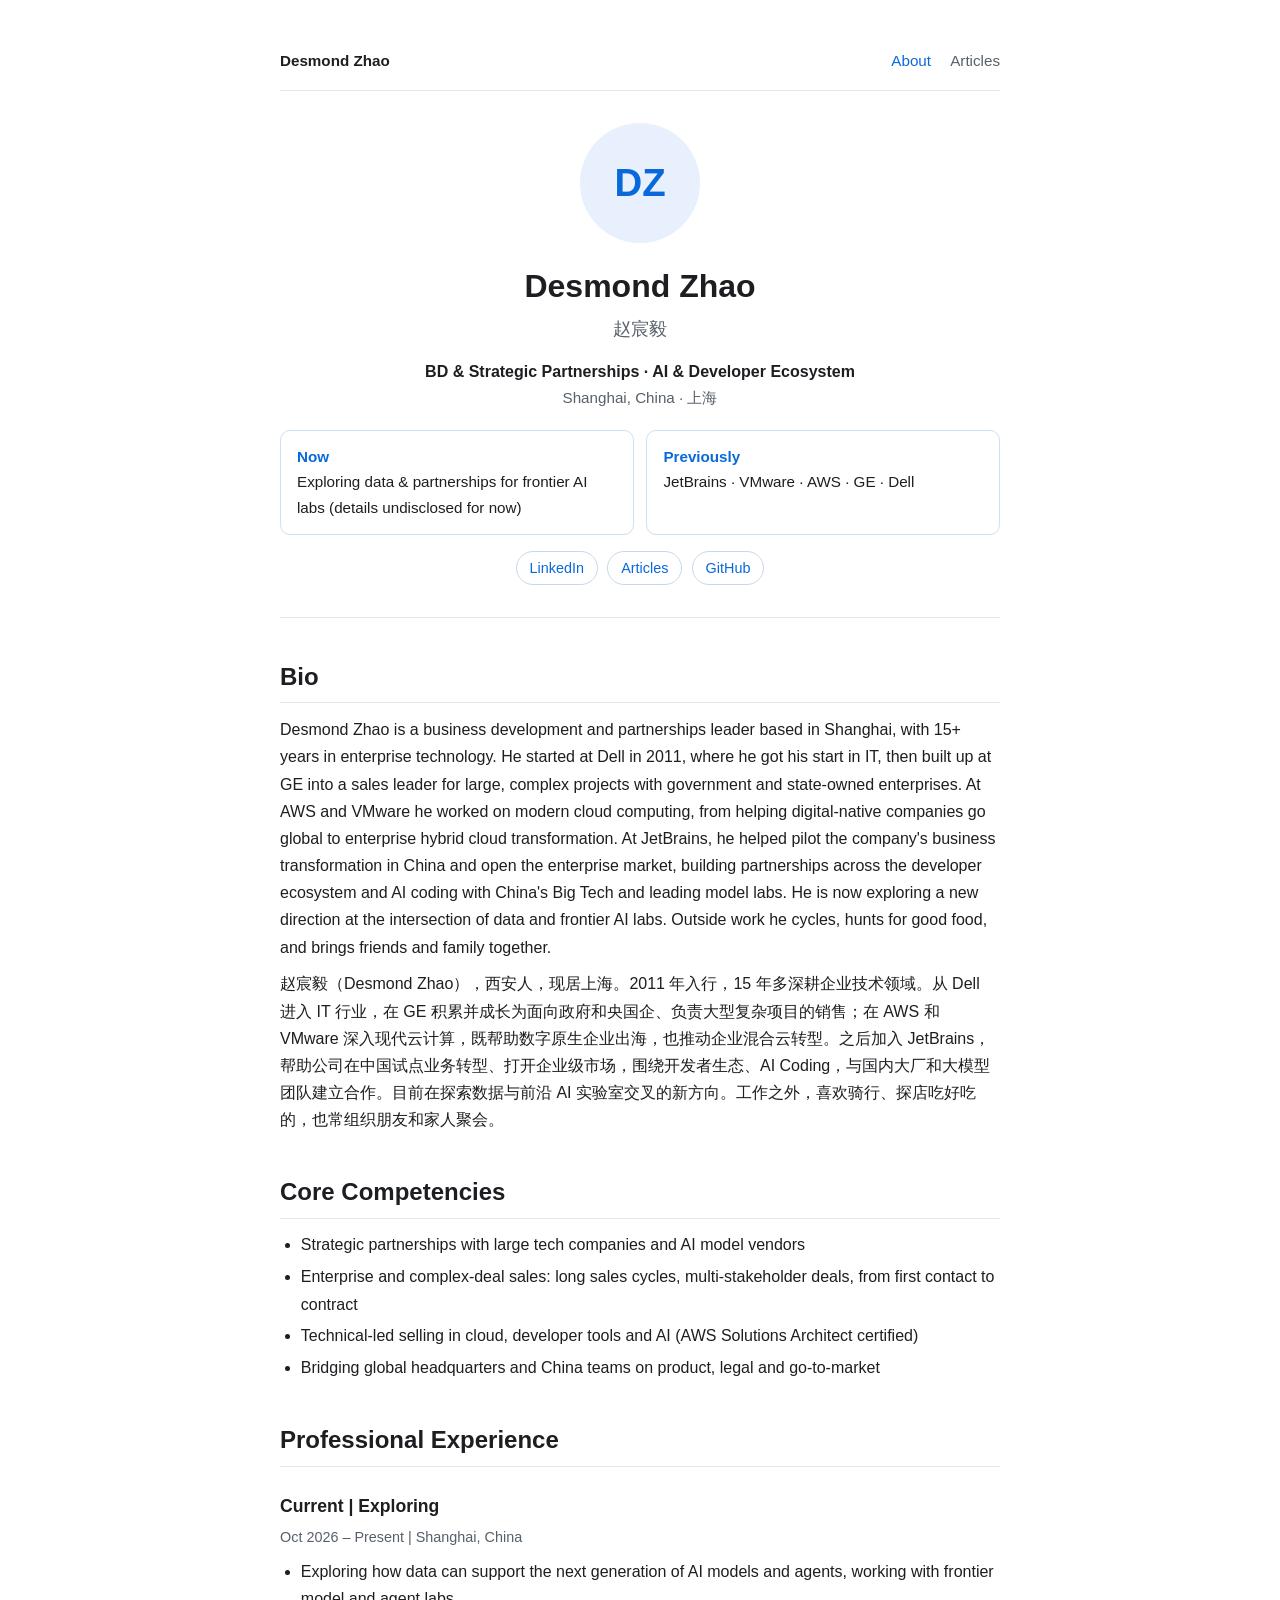
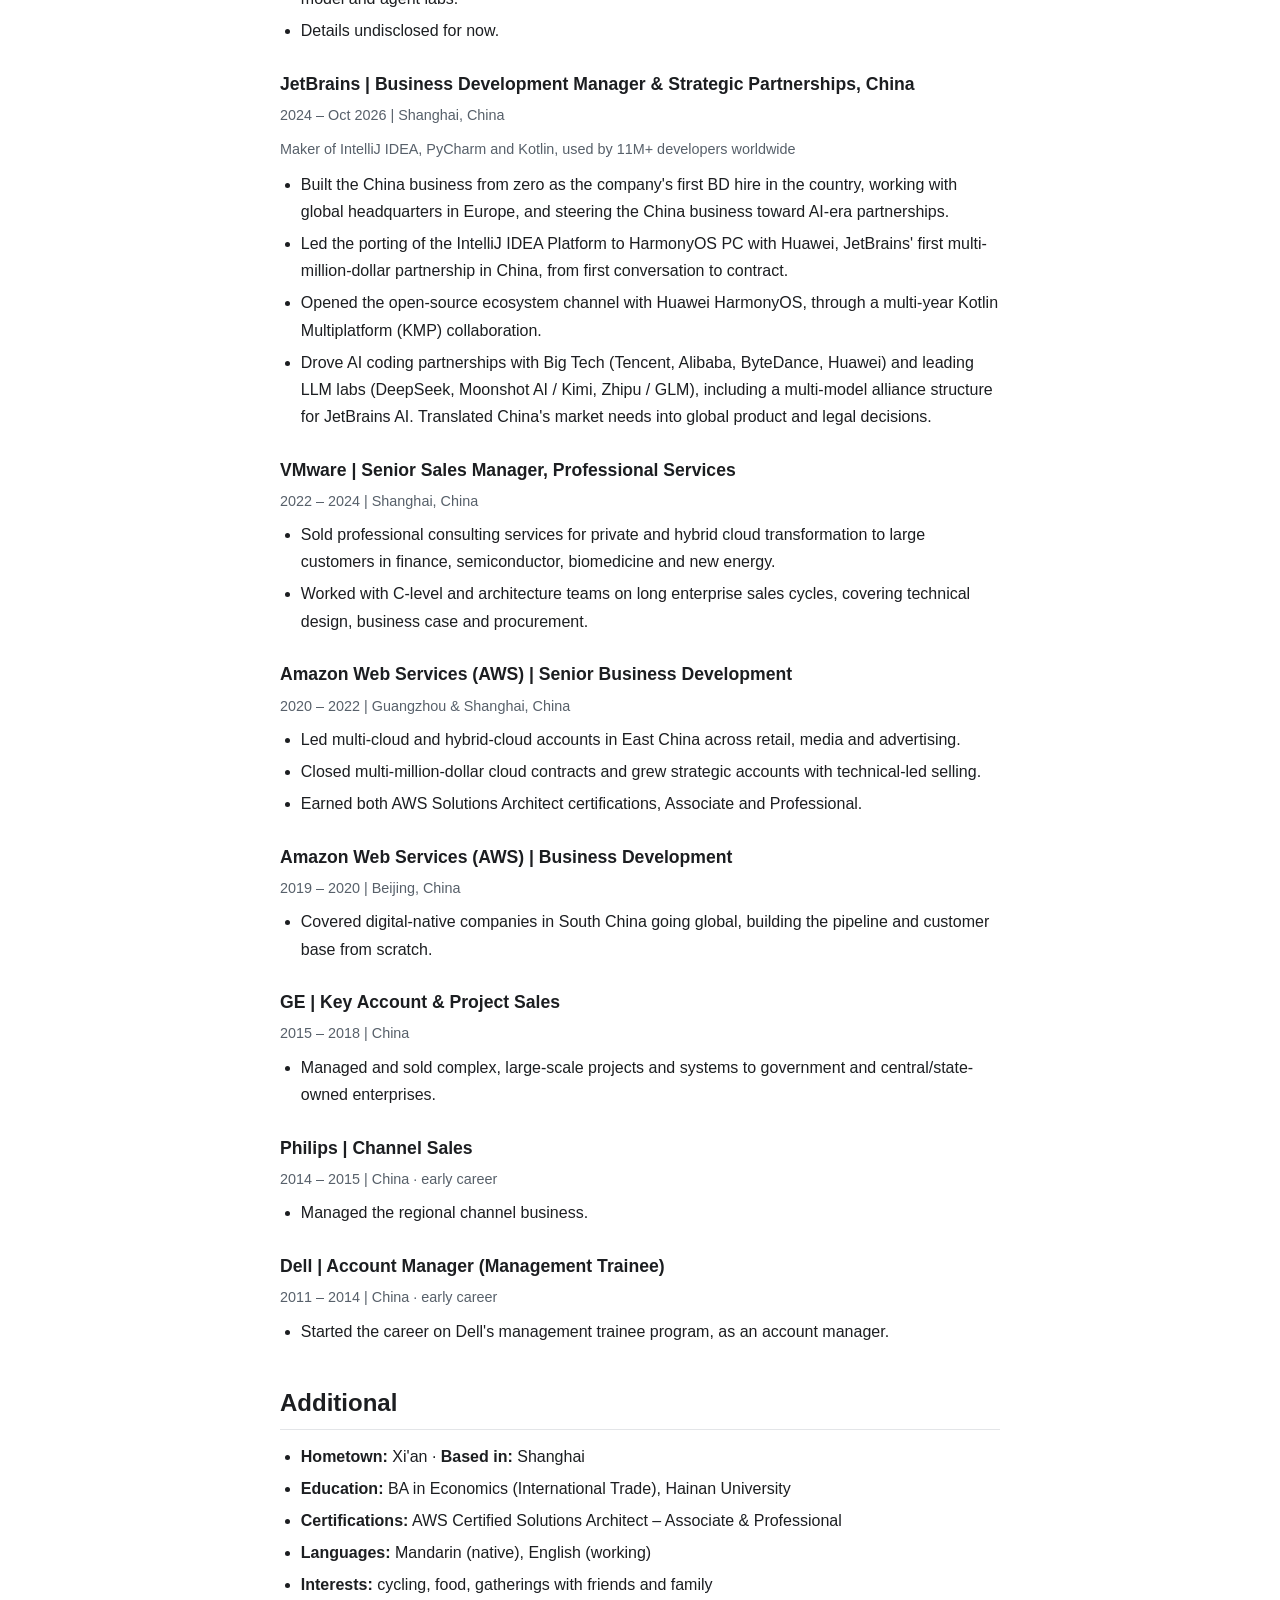
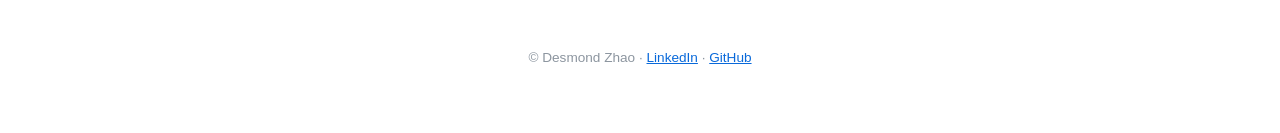
<file: index.html>
<!DOCTYPE html>
<html lang="zh">
<head>
<meta charset="UTF-8">
<meta name="viewport" content="width=device-width, initial-scale=1.0">
<title>About | Desmond Zhao 赵宸毅</title>
<meta name="description" content="Desmond Zhao (赵宸毅) - BD & partnerships, Shanghai">
<style>
*,*::before,*::after{box-sizing:border-box;margin:0;padding:0}
body{font-family:-apple-system,BlinkMacSystemFont,"Segoe UI","PingFang SC",Helvetica,Arial,sans-serif;background:#fff;color:#1c1e21;line-height:1.7;font-size:16px}
.wrap{max-width:760px;margin:0 auto;padding:3rem 1.25rem 4rem}
.hero{text-align:center;padding-bottom:2rem;border-bottom:1px solid #e3e5e8}
.avatar{width:120px;height:120px;border-radius:50%;background:#e8f0fe;color:#0969da;display:inline-flex;align-items:center;justify-content:center;font-size:2.4rem;font-weight:600;margin-bottom:1rem}
.hero h1{font-size:2rem;font-weight:700}
.hero .cn{font-size:1.1rem;color:#57606a;margin-top:.1rem}
.hero .role{margin-top:.8rem;font-weight:600}
.hero .sub{color:#57606a;font-size:.95rem}
.links{margin-top:1rem;display:flex;gap:.6rem;justify-content:center;flex-wrap:wrap}
.links a{font-size:.9rem;padding:.25rem .8rem;border:1.5px solid #c8d7ee;border-radius:999px;color:#0969da;text-decoration:none}
.links a:hover{background:#eef4fd}
h2{font-size:1.5rem;margin:2.4rem 0 .8rem;padding-bottom:.3rem;border-bottom:1px solid #e3e5e8}
h3{font-size:1.1rem;margin:1.6rem 0 .2rem}
.meta{color:#57606a;font-size:.9rem}
ul{padding-left:1.3rem;margin:.5rem 0}
li{margin:.3rem 0}
p{margin:.6rem 0}
a{color:#0969da}
.prev{display:grid;grid-template-columns:repeat(auto-fit,minmax(200px,1fr));gap:.8rem;margin-top:1.2rem;text-align:left}
.prev div{border:1.5px solid #d0e0f5;border-radius:10px;padding:.8rem 1rem;font-size:.95rem}
.prev b{display:block;color:#0969da}
footer{margin-top:3rem;color:#8c959f;font-size:.85rem;text-align:center}
nav{display:flex;gap:1.2rem;padding-bottom:1rem;border-bottom:1px solid #e3e5e8;margin-bottom:2rem}nav .brand{font-weight:700;color:#1c1e21;text-decoration:none;margin-right:auto}nav a{color:#57606a;text-decoration:none;font-size:.95rem}nav a.on,nav a:hover{color:#0969da}
</style>
</head>
<body>
<div class="wrap"><nav><a class="brand" href="/">Desmond Zhao</a><a href="/" class="on">About</a><a href="/articles/">Articles</a></nav>
<div class="hero">
  <div class="avatar">DZ</div>
  <h1>Desmond Zhao</h1>
  <div class="cn">赵宸毅</div>
  <div class="role">BD &amp; Strategic Partnerships · AI &amp; Developer Ecosystem</div>
  <div class="sub">Shanghai, China · 上海</div>
  <div class="prev">
    <div><b>Now</b>Exploring data &amp; partnerships for frontier AI labs (details undisclosed for now)</div>
    <div><b>Previously</b>JetBrains · VMware · AWS · GE · Dell</div>
  </div>
  <div class="links"><a href="https://www.linkedin.com/in/desmond-z-4434ab116/" target="_blank" rel="noopener">LinkedIn</a><a href="/articles/">Articles</a><a href="https://github.com/zchenyi">GitHub</a></div>
</div>

<h2>Bio</h2>
<p>Desmond Zhao is a business development and partnerships leader based in Shanghai, with 15+ years in enterprise technology. He started at Dell in 2011, where he got his start in IT, then built up at GE into a sales leader for large, complex projects with government and state-owned enterprises. At AWS and VMware he worked on modern cloud computing, from helping digital-native companies go global to enterprise hybrid cloud transformation. At JetBrains, he helped pilot the company's business transformation in China and open the enterprise market, building partnerships across the developer ecosystem and AI coding with China's Big Tech and leading model labs. He is now exploring a new direction at the intersection of data and frontier AI labs. Outside work he cycles, hunts for good food, and brings friends and family together.</p>
<p>赵宸毅（Desmond Zhao），西安人，现居上海。2011 年入行，15 年多深耕企业技术领域。从 Dell 进入 IT 行业，在 GE 积累并成长为面向政府和央国企、负责大型复杂项目的销售；在 AWS 和 VMware 深入现代云计算，既帮助数字原生企业出海，也推动企业混合云转型。之后加入 JetBrains，帮助公司在中国试点业务转型、打开企业级市场，围绕开发者生态、AI Coding，与国内大厂和大模型团队建立合作。目前在探索数据与前沿 AI 实验室交叉的新方向。工作之外，喜欢骑行、探店吃好吃的，也常组织朋友和家人聚会。</p>

<h2>Core Competencies</h2>
<ul>
<li>Strategic partnerships with large tech companies and AI model vendors</li>
<li>Enterprise and complex-deal sales: long sales cycles, multi-stakeholder deals, from first contact to contract</li>
<li>Technical-led selling in cloud, developer tools and AI (AWS Solutions Architect certified)</li>
<li>Bridging global headquarters and China teams on product, legal and go-to-market</li>
</ul>

<h2>Professional Experience</h2>

<h3>Current | Exploring</h3>
<div class="meta">Oct 2026 – Present | Shanghai, China</div>
<ul>
<li>Exploring how data can support the next generation of AI models and agents, working with frontier model and agent labs.</li>
<li>Details undisclosed for now.</li>
</ul>

<h3>JetBrains | Business Development Manager &amp; Strategic Partnerships, China</h3>
<div class="meta">2024 – Oct 2026 | Shanghai, China</div>
<p class="meta">Maker of IntelliJ IDEA, PyCharm and Kotlin, used by 11M+ developers worldwide</p>
<ul>
<li>Built the China business from zero as the company's first BD hire in the country, working with global headquarters in Europe, and steering the China business toward AI-era partnerships.</li>
<li>Led the porting of the IntelliJ IDEA Platform to HarmonyOS PC with Huawei, JetBrains' first multi-million-dollar partnership in China, from first conversation to contract.</li>
<li>Opened the open-source ecosystem channel with Huawei HarmonyOS, through a multi-year Kotlin Multiplatform (KMP) collaboration.</li>
<li>Drove AI coding partnerships with Big Tech (Tencent, Alibaba, ByteDance, Huawei) and leading LLM labs (DeepSeek, Moonshot AI / Kimi, Zhipu / GLM), including a multi-model alliance structure for JetBrains AI. Translated China's market needs into global product and legal decisions.</li>
</ul>

<h3>VMware | Senior Sales Manager, Professional Services</h3>
<div class="meta">2022 – 2024 | Shanghai, China</div>
<ul>
<li>Sold professional consulting services for private and hybrid cloud transformation to large customers in finance, semiconductor, biomedicine and new energy.</li>
<li>Worked with C-level and architecture teams on long enterprise sales cycles, covering technical design, business case and procurement.</li>
</ul>

<h3>Amazon Web Services (AWS) | Senior Business Development</h3>
<div class="meta">2020 – 2022 | Guangzhou &amp; Shanghai, China</div>
<ul>
<li>Led multi-cloud and hybrid-cloud accounts in East China across retail, media and advertising.</li>
<li>Closed multi-million-dollar cloud contracts and grew strategic accounts with technical-led selling.</li>
<li>Earned both AWS Solutions Architect certifications, Associate and Professional.</li>
</ul>

<h3>Amazon Web Services (AWS) | Business Development</h3>
<div class="meta">2019 – 2020 | Beijing, China</div>
<ul>
<li>Covered digital-native companies in South China going global, building the pipeline and customer base from scratch.</li>
</ul>

<h3>GE | Key Account &amp; Project Sales</h3>
<div class="meta">2015 – 2018 | China</div>
<ul>
<li>Managed and sold complex, large-scale projects and systems to government and central/state-owned enterprises.</li>
</ul>

<h3>Philips | Channel Sales</h3>
<div class="meta">2014 – 2015 | China · early career</div>
<ul>
<li>Managed the regional channel business.</li>
</ul>

<h3>Dell | Account Manager (Management Trainee)</h3>
<div class="meta">2011 – 2014 | China · early career</div>
<ul>
<li>Started the career on Dell's management trainee program, as an account manager.</li>
</ul>

<h2>Additional</h2>
<ul>
<li><b>Hometown:</b> Xi'an · <b>Based in:</b> Shanghai</li>
<li><b>Education:</b> BA in Economics (International Trade), Hainan University</li>
<li><b>Certifications:</b> AWS Certified Solutions Architect – Associate &amp; Professional</li>
<li><b>Languages:</b> Mandarin (native), English (working)</li>
<li><b>Interests:</b> cycling, food, gatherings with friends and family</li>
</ul>

<footer>© Desmond Zhao · <a href="https://www.linkedin.com/in/desmond-z-4434ab116/">LinkedIn</a> · <a href="https://github.com/zchenyi">GitHub</a></footer>
</div>
</body>
</html>
</file>
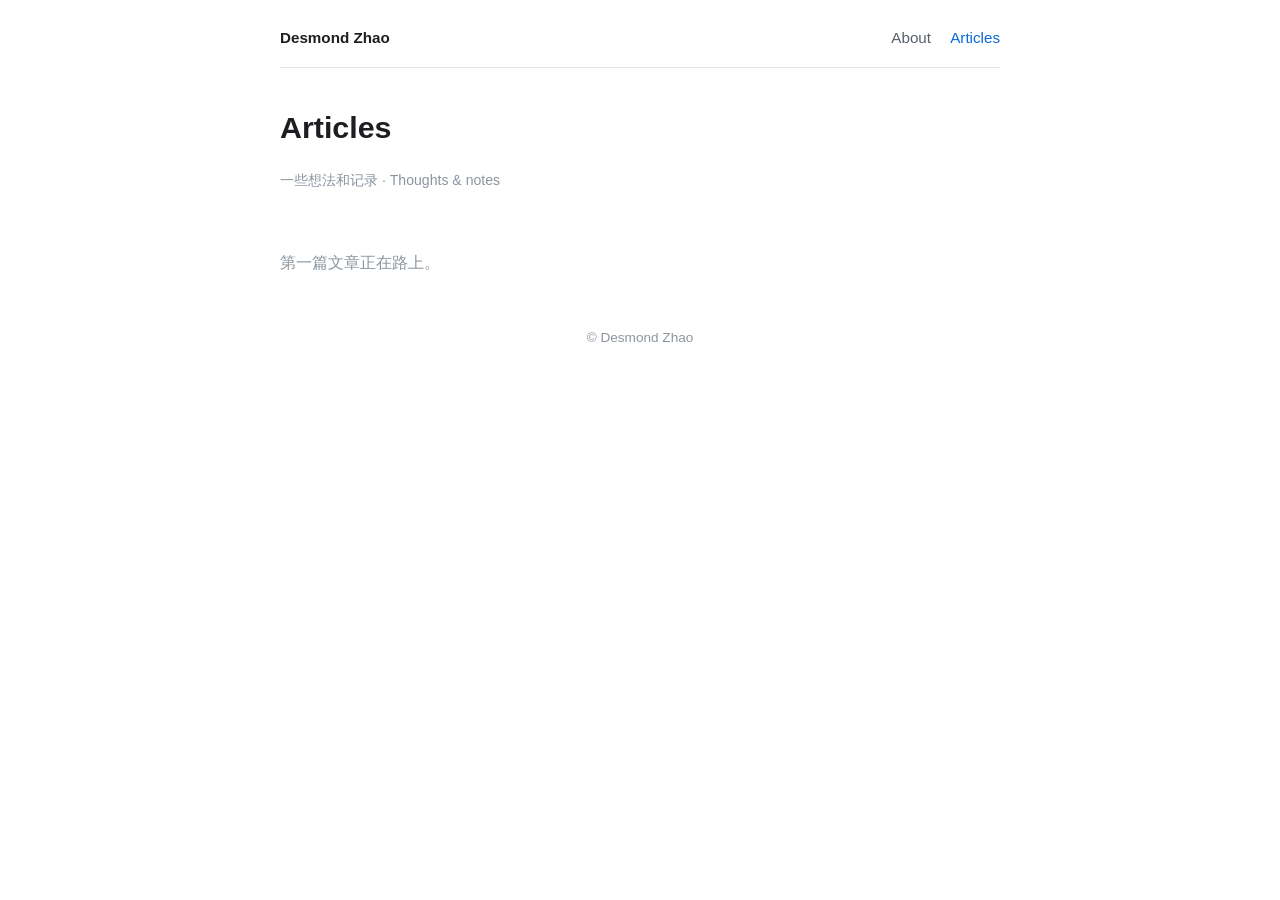
<file: articles/index.html>
<!DOCTYPE html><html lang="zh"><head><meta charset="UTF-8"><meta name="viewport" content="width=device-width,initial-scale=1"><title>Articles | Desmond Zhao</title><link rel="stylesheet" href="/style.css"></head>
<body><div class="wrap"><nav><a class="brand" href="/">Desmond Zhao</a><a href="/">About</a><a href="/articles/" class="on">Articles</a></nav>
<h1>Articles</h1><p class="meta">一些想法和记录 · Thoughts &amp; notes</p>
<div class="list" id="list"></div><p class="empty" id="empty" style="display:none">第一篇文章正在路上。</p>
<footer>© Desmond Zhao</footer></div>
<script>
fetch('/articles.json').then(r=>r.json()).then(a=>{
  a.sort((x,y)=>y.date.localeCompare(x.date));
  if(!a.length){document.getElementById('empty').style.display='block';return}
  document.getElementById('list').innerHTML=a.map(p=>'<a class="item" href="/articles/'+p.slug+'.html"><div class="t">'+p.title+'</div><div class="meta">'+p.date+'</div><div class="s">'+(p.summary||'')+'</div></a>').join('');
});
</script></body></html>
</file>
<file: style.css>
*,*::before,*::after{box-sizing:border-box;margin:0;padding:0}
body{font-family:-apple-system,BlinkMacSystemFont,"Segoe UI","PingFang SC",Helvetica,Arial,sans-serif;background:#fff;color:#1c1e21;line-height:1.8;font-size:16px}
.wrap{max-width:760px;margin:0 auto;padding:1.5rem 1.25rem 4rem}
nav{display:flex;gap:1.2rem;align-items:center;padding-bottom:1rem;border-bottom:1px solid #e3e5e8;margin-bottom:2rem}
nav .brand{font-weight:700;color:#1c1e21;text-decoration:none;margin-right:auto}
nav a{color:#57606a;text-decoration:none;font-size:.95rem}
nav a.on,nav a:hover{color:#0969da}
h1{font-size:1.9rem;margin-bottom:.4rem}
h2{font-size:1.4rem;margin:2rem 0 .6rem}
p{margin:.8rem 0}
a{color:#0969da}
.meta{color:#8c959f;font-size:.88rem}
.list{display:flex;flex-direction:column;gap:1rem;margin-top:1.5rem}
.item{display:block;border:1.5px solid #d0e0f5;border-radius:10px;padding:1rem 1.2rem;text-decoration:none;color:inherit;transition:border-color .15s,box-shadow .15s}
.item:hover{border-color:#0969da;box-shadow:0 6px 20px rgba(9,105,218,.1)}
.item .t{font-weight:600;font-size:1.1rem;color:#0969da}
.item .s{color:#57606a;font-size:.95rem;margin-top:.2rem}
.empty{color:#8c959f;margin-top:2rem}
article ul,article ol{padding-left:1.4rem;margin:.6rem 0}
article li{margin:.3rem 0}
article blockquote{border-left:3px solid #c8d7ee;padding-left:1rem;color:#57606a;margin:1rem 0}
footer{margin-top:3rem;color:#8c959f;font-size:.85rem;text-align:center}
</file>
